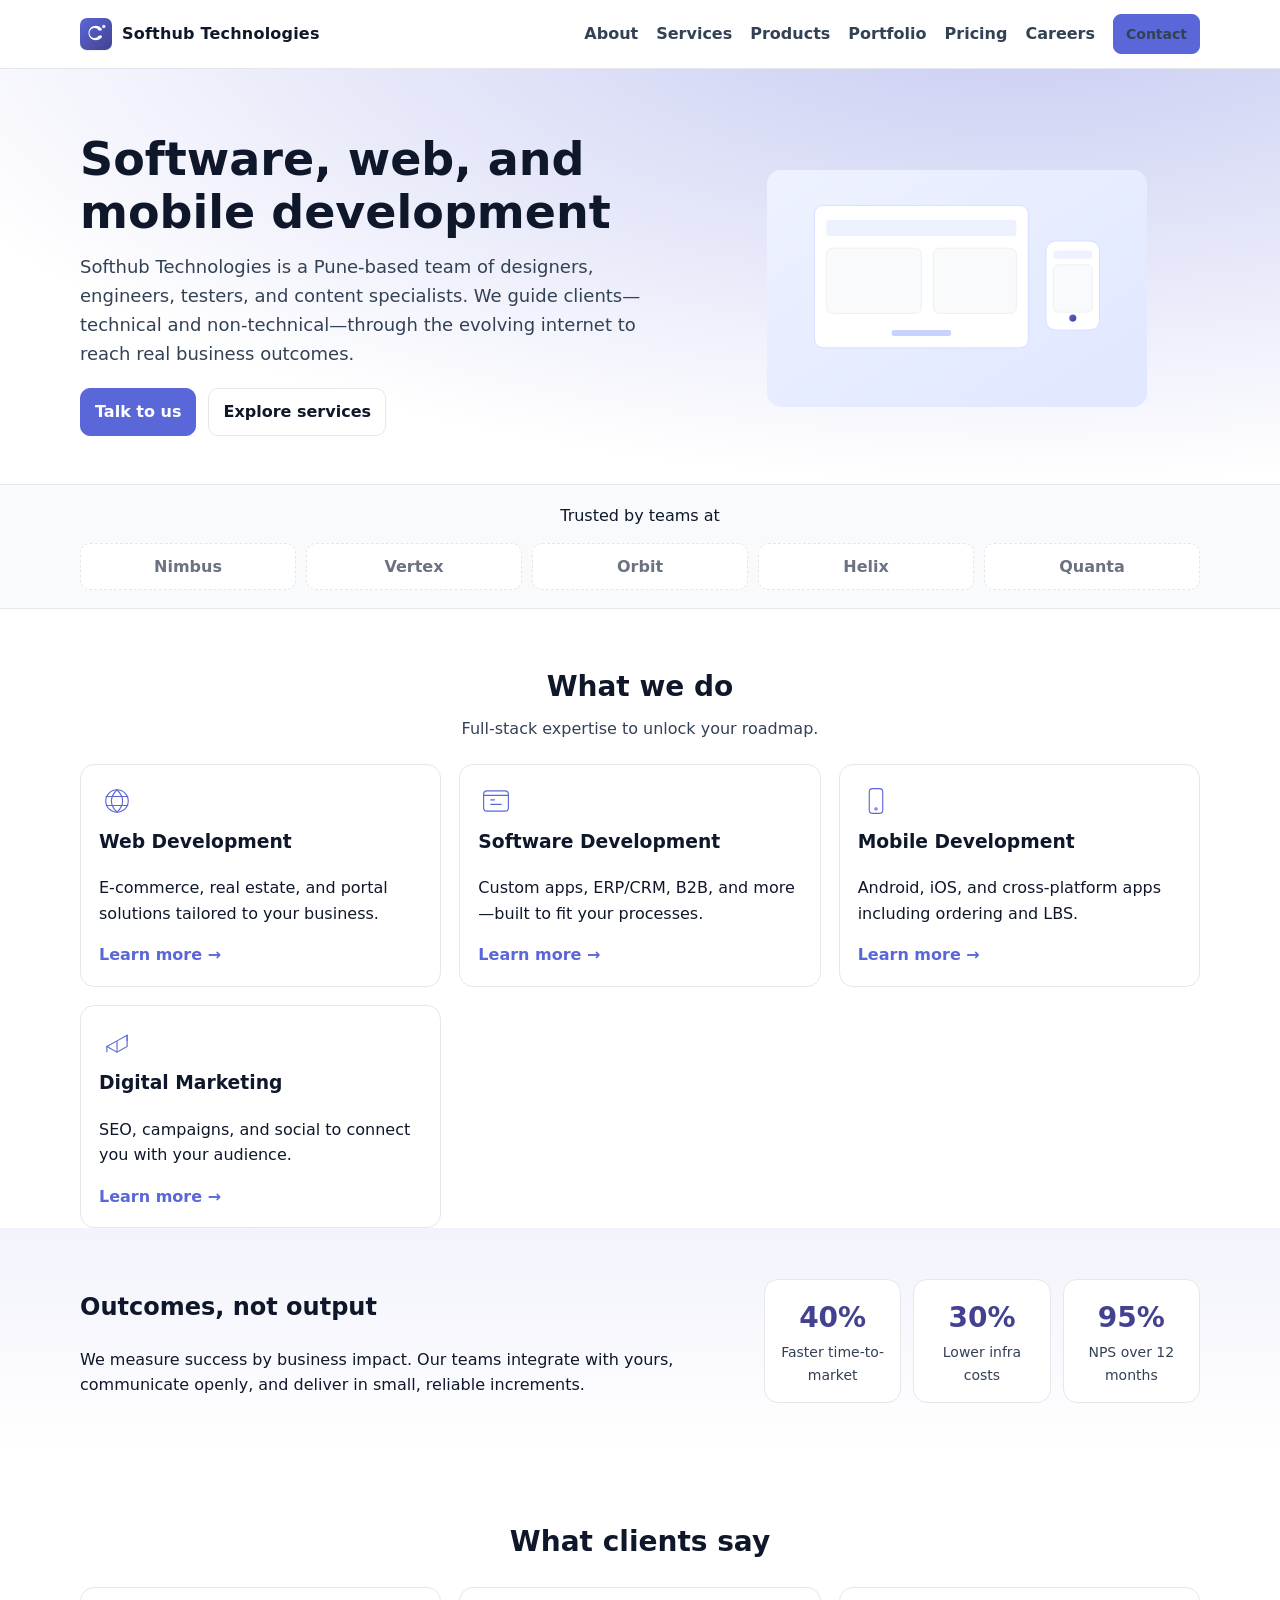
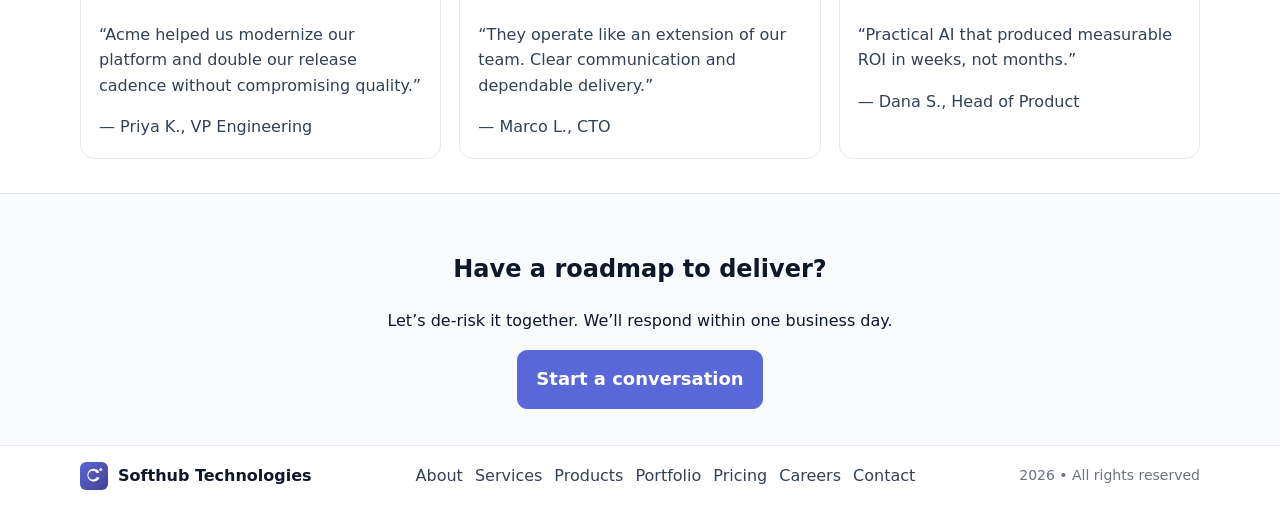
<file: website/index.html>
<!DOCTYPE html>
<html lang="en">
  <head>
    <meta charset="utf-8" />
    <meta name="viewport" content="width=device-width, initial-scale=1" />
    <title>Softhub Technologies — Build Better, Ship Faster</title>
    <meta name="description" content="Softhub Technologies helps teams design, build, and scale modern software with confidence. Services include product design, cloud, DevOps, and AI." />
    <link rel="icon" href="assets/img/logo.svg" type="image/svg+xml" />
    <link rel="preload" href="assets/css/styles.css" as="style" />
    <link rel="stylesheet" href="assets/css/styles.css" />
  </head>
  <body>
    <header class="site-header">
      <div class="container header-inner">
        <a class="brand" href="index.html" aria-label="Softhub Technologies home">
          <img src="assets/img/logo.svg" alt="Softhub Technologies logo" width="32" height="32" />
          <span>Softhub Technologies</span>
        </a>
        <button class="nav-toggle" aria-expanded="false" aria-controls="site-nav" aria-label="Toggle navigation">
          <span class="nav-toggle-bar"></span>
          <span class="nav-toggle-bar"></span>
          <span class="nav-toggle-bar"></span>
        </button>
        <nav id="site-nav" class="site-nav">
          <ul>
            <li><a href="about.html">About</a></li>
            <li><a href="services.html">Services</a></li>
            <li><a href="products.html">Products</a></li>
            <li><a href="portfolio.html">Portfolio</a></li>
            <li><a href="pricing.html">Pricing</a></li>
            <li><a href="careers.html">Careers</a></li>
            <li><a href="contact.html" class="btn btn-sm btn-primary">Contact</a></li>
          </ul>
        </nav>
      </div>
    </header>

    <main>
      <section class="hero">
        <div class="container hero-inner">
          <div class="hero-copy">
            <h1>Software, web, and mobile development</h1>
            <p>
              Softhub Technologies is a Pune-based team of designers, engineers, testers,
              and content specialists. We guide clients—technical and non-technical—through
              the evolving internet to reach real business outcomes.
            </p>
            <div class="hero-ctas">
              <a href="contact.html" class="btn btn-primary">Talk to us</a>
              <a href="services.html" class="btn btn-outline">Explore services</a>
            </div>
          </div>
          <div class="hero-media" aria-hidden="true">
            <img class="hero-illustration" src="assets/img/devices.svg" alt="" />
          </div>
        </div>
      </section>

      <section class="logos" aria-label="Customer logos">
        <div class="container logos-grid">
          <span>Trusted by teams at</span>
          <div class="logo-row">
            <div class="logo-badge">Nimbus</div>
            <div class="logo-badge">Vertex</div>
            <div class="logo-badge">Orbit</div>
            <div class="logo-badge">Helix</div>
            <div class="logo-badge">Quanta</div>
          </div>
        </div>
      </section>

      <section class="features">
        <div class="container">
          <div class="section-head">
            <h2>What we do</h2>
            <p>Full-stack expertise to unlock your roadmap.</p>
          </div>
          <div class="grid grid-3">
            <div class="card">
              <img class="icon" src="assets/img/service-web.svg" alt="" />
              <h3>Web Development</h3>
              <p>E‑commerce, real estate, and portal solutions tailored to your business.</p>
              <a class="link-arrow" href="services.html#web">Learn more</a>
            </div>
            <div class="card">
              <img class="icon" src="assets/img/service-software.svg" alt="" />
              <h3>Software Development</h3>
              <p>Custom apps, ERP/CRM, B2B, and more—built to fit your processes.</p>
              <a class="link-arrow" href="services.html#software">Learn more</a>
            </div>
            <div class="card">
              <img class="icon" src="assets/img/service-mobile.svg" alt="" />
              <h3>Mobile Development</h3>
              <p>Android, iOS, and cross‑platform apps including ordering and LBS.</p>
              <a class="link-arrow" href="services.html#mobile">Learn more</a>
            </div>
            <div class="card">
              <img class="icon" src="assets/img/service-marketing.svg" alt="" />
              <h3>Digital Marketing</h3>
              <p>SEO, campaigns, and social to connect you with your audience.</p>
              <a class="link-arrow" href="services.html#marketing">Learn more</a>
            </div>
          </div>
        </div>
      </section>

      <section class="highlight">
        <div class="container highlight-inner">
          <div>
            <h2>Outcomes, not output</h2>
            <p>
              We measure success by business impact. Our teams integrate with yours,
              communicate openly, and deliver in small, reliable increments.
            </p>
          </div>
          <div class="stat-cards">
            <div class="stat">
              <div class="stat-value">40%</div>
              <div class="stat-label">Faster time-to-market</div>
            </div>
            <div class="stat">
              <div class="stat-value">30%</div>
              <div class="stat-label">Lower infra costs</div>
            </div>
            <div class="stat">
              <div class="stat-value">95%</div>
              <div class="stat-label">NPS over 12 months</div>
            </div>
          </div>
        </div>
      </section>

      <section class="testimonials">
        <div class="container">
          <div class="section-head">
            <h2>What clients say</h2>
          </div>
          <div class="testimonial-list">
            <blockquote class="testimonial">
              <p>
                “Acme helped us modernize our platform and double our release
                cadence without compromising quality.”
              </p>
              <footer>— Priya K., VP Engineering</footer>
            </blockquote>
            <blockquote class="testimonial">
              <p>
                “They operate like an extension of our team. Clear communication
                and dependable delivery.”
              </p>
              <footer>— Marco L., CTO</footer>
            </blockquote>
            <blockquote class="testimonial">
              <p>
                “Practical AI that produced measurable ROI in weeks, not months.”
              </p>
              <footer>— Dana S., Head of Product</footer>
            </blockquote>
          </div>
        </div>
      </section>

      <section class="cta">
        <div class="container cta-inner">
          <h2>Have a roadmap to deliver?</h2>
          <p>Let’s de-risk it together. We’ll respond within one business day.</p>
          <a href="contact.html" class="btn btn-primary btn-lg">Start a conversation</a>
        </div>
      </section>
    </main>

    <footer class="site-footer">
      <div class="container footer-inner">
        <div class="footer-brand">
          <img src="assets/img/logo.svg" alt="Softhub Technologies" width="28" height="28" />
          <span>Softhub Technologies</span>
        </div>
        <nav class="footer-nav">
          <a href="about.html">About</a>
          <a href="services.html">Services</a>
          <a href="products.html">Products</a>
          <a href="portfolio.html">Portfolio</a>
          <a href="pricing.html">Pricing</a>
          <a href="careers.html">Careers</a>
          <a href="contact.html">Contact</a>
        </nav>
        <div class="footer-meta">
          <span id="year"></span> • All rights reserved
        </div>
      </div>
    </footer>

    <script src="assets/js/main.js" defer></script>
  </body>
  </html>
</file>
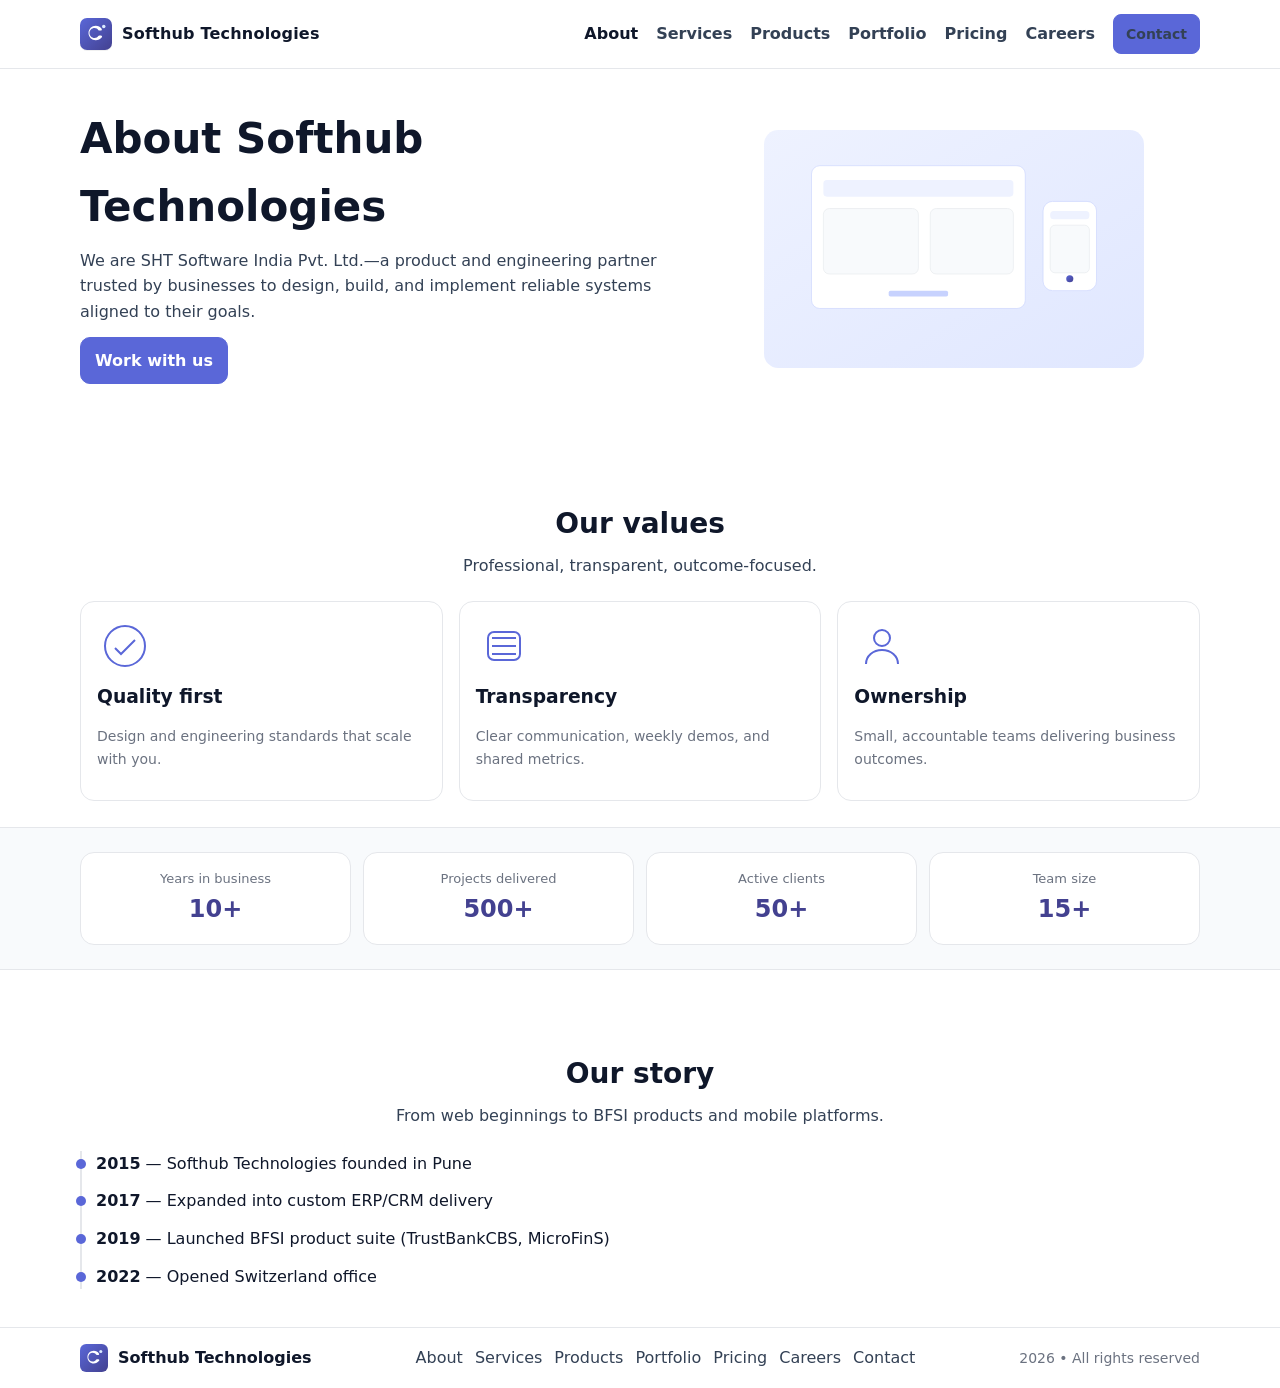
<file: website/about.html>
<!DOCTYPE html>
<html lang="en">
  <head>
    <meta charset="utf-8" />
    <meta name="viewport" content="width=device-width, initial-scale=1" />
    <title>About — Softhub Technologies</title>
    <link rel="icon" href="assets/img/logo.svg" type="image/svg+xml" />
    <link rel="stylesheet" href="assets/css/styles.css" />
  </head>
  <body>
    <header class="site-header">
      <div class="container header-inner">
        <a class="brand" href="index.html">
          <img src="assets/img/logo.svg" alt="Softhub Technologies" width="32" height="32" />
          <span>Softhub Technologies</span>
        </a>
        <button class="nav-toggle" aria-expanded="false" aria-controls="site-nav" aria-label="Toggle navigation">
          <span class="nav-toggle-bar"></span>
          <span class="nav-toggle-bar"></span>
          <span class="nav-toggle-bar"></span>
        </button>
        <nav id="site-nav" class="site-nav">
          <ul>
            <li><a href="about.html" aria-current="page">About</a></li>
            <li><a href="services.html">Services</a></li>
            <li><a href="products.html">Products</a></li>
            <li><a href="portfolio.html">Portfolio</a></li>
            <li><a href="pricing.html">Pricing</a></li>
            <li><a href="careers.html">Careers</a></li>
            <li><a href="contact.html" class="btn btn-sm btn-primary">Contact</a></li>
          </ul>
        </nav>
      </div>
    </header>
    <main>
      <section class="about-hero">
        <div class="container">
          <div>
            <h1>About Softhub Technologies</h1>
            <p>
              We are SHT Software India Pvt. Ltd.—a product and engineering partner trusted by
              businesses to design, build, and implement reliable systems aligned to their goals.
            </p>
            <a class="btn btn-primary" href="contact.html">Work with us</a>
          </div>
          <img class="hero-illustration" src="assets/img/devices.svg" alt="" />
        </div>
      </section>

      <section class="values">
        <div class="container">
          <div class="section-head">
            <h2>Our values</h2>
            <p>Professional, transparent, outcome‑focused.</p>
          </div>
          <div class="values-grid">
            <div class="value">
              <img src="assets/img/value-quality.svg" width="56" height="56" alt="" />
              <h3>Quality first</h3>
              <p class="form-help">Design and engineering standards that scale with you.</p>
            </div>
            <div class="value">
              <img src="assets/img/value-transparency.svg" width="56" height="56" alt="" />
              <h3>Transparency</h3>
              <p class="form-help">Clear communication, weekly demos, and shared metrics.</p>
            </div>
            <div class="value">
              <img src="assets/img/value-ownership.svg" width="56" height="56" alt="" />
              <h3>Ownership</h3>
              <p class="form-help">Small, accountable teams delivering business outcomes.</p>
            </div>
          </div>
        </div>
      </section>

      <section class="stats">
        <div class="container stats-grid">
          <div class="stat-kv"><div class="k">Years in business</div><div class="v">10+</div></div>
          <div class="stat-kv"><div class="k">Projects delivered</div><div class="v">500+</div></div>
          <div class="stat-kv"><div class="k">Active clients</div><div class="v">50+</div></div>
          <div class="stat-kv"><div class="k">Team size</div><div class="v">15+</div></div>
        </div>
      </section>

      <section class="timeline">
        <div class="container">
          <div class="section-head">
            <h2>Our story</h2>
            <p>From web beginnings to BFSI products and mobile platforms.</p>
          </div>
          <ul>
            <li><strong>2015</strong> — Softhub Technologies founded in Pune</li>
            <li><strong>2017</strong> — Expanded into custom ERP/CRM delivery</li>
            <li><strong>2019</strong> — Launched BFSI product suite (TrustBankCBS, MicroFinS)</li>
            <li><strong>2022</strong> — Opened Switzerland office</li>
          </ul>
        </div>
      </section>
    </main>
    <footer class="site-footer">
      <div class="container footer-inner">
        <div class="footer-brand">
          <img src="assets/img/logo.svg" alt="Softhub Technologies" width="28" height="28" />
          <span>Softhub Technologies</span>
        </div>
        <nav class="footer-nav">
          <a href="about.html">About</a>
          <a href="services.html">Services</a>
          <a href="products.html">Products</a>
          <a href="portfolio.html">Portfolio</a>
          <a href="pricing.html">Pricing</a>
          <a href="careers.html">Careers</a>
          <a href="contact.html">Contact</a>
        </nav>
        <div class="footer-meta">
          <span id="year"></span> • All rights reserved
        </div>
      </div>
    </footer>
    <script src="assets/js/main.js" defer></script>
  </body>
  </html>
</file>
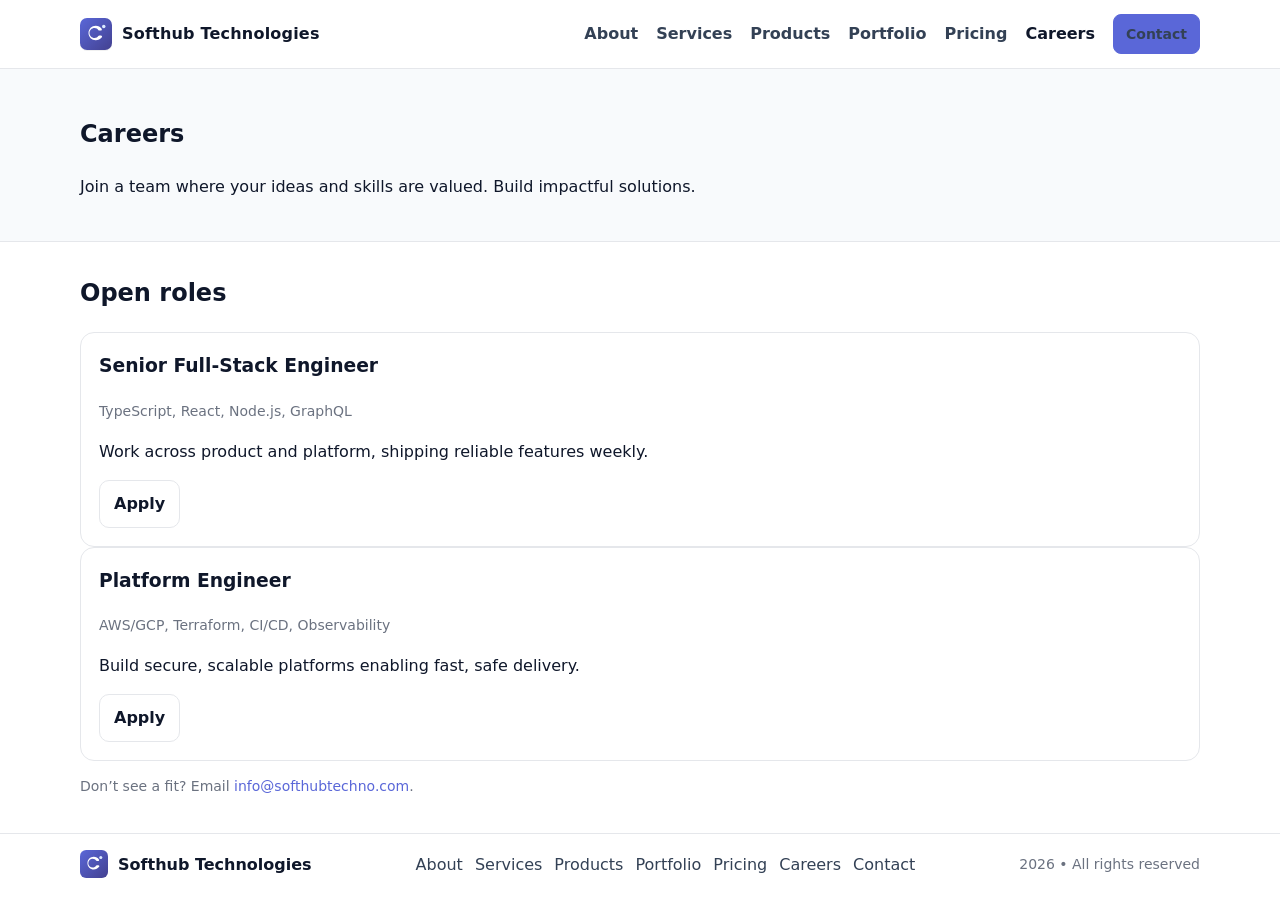
<file: website/careers.html>
<!DOCTYPE html>
<html lang="en">
  <head>
    <meta charset="utf-8" />
    <meta name="viewport" content="width=device-width, initial-scale=1" />
    <title>Careers — Softhub Technologies</title>
    <link rel="icon" href="assets/img/logo.svg" type="image/svg+xml" />
    <link rel="stylesheet" href="assets/css/styles.css" />
  </head>
  <body>
    <header class="site-header">
      <div class="container header-inner">
        <a class="brand" href="index.html">
          <img src="assets/img/logo.svg" alt="Softhub Technologies" width="32" height="32" />
          <span>Softhub Technologies</span>
        </a>
        <button class="nav-toggle" aria-expanded="false" aria-controls="site-nav" aria-label="Toggle navigation">
          <span class="nav-toggle-bar"></span>
          <span class="nav-toggle-bar"></span>
          <span class="nav-toggle-bar"></span>
        </button>
        <nav id="site-nav" class="site-nav">
          <ul>
            <li><a href="about.html">About</a></li>
            <li><a href="services.html">Services</a></li>
            <li><a href="products.html">Products</a></li>
            <li><a href="portfolio.html">Portfolio</a></li>
            <li><a href="pricing.html">Pricing</a></li>
            <li><a href="careers.html" aria-current="page">Careers</a></li>
            <li><a href="contact.html" class="btn btn-sm btn-primary">Contact</a></li>
          </ul>
        </nav>
      </div>
    </header>
    <main>
      <section class="page-hero">
        <div class="container">
          <h1>Careers</h1>
          <p>Join a team where your ideas and skills are valued. Build impactful solutions.</p>
        </div>
      </section>
      <section class="content">
        <div class="container prose">
          <h2>Open roles</h2>
          <div class="card">
            <h3>Senior Full-Stack Engineer</h3>
            <p class="form-help">TypeScript, React, Node.js, GraphQL</p>
            <p>Work across product and platform, shipping reliable features weekly.</p>
            <a class="btn btn-outline" href="mailto:info@softhubtechno.com?subject=Senior%20Full-Stack%20Engineer">Apply</a>
          </div>
          <div class="card">
            <h3>Platform Engineer</h3>
            <p class="form-help">AWS/GCP, Terraform, CI/CD, Observability</p>
            <p>Build secure, scalable platforms enabling fast, safe delivery.</p>
            <a class="btn btn-outline" href="mailto:info@softhubtechno.com?subject=Platform%20Engineer">Apply</a>
          </div>
          <p class="form-help">Don’t see a fit? Email <a href="mailto:info@softhubtechno.com">info@softhubtechno.com</a>.</p>
        </div>
      </section>
    </main>
    <footer class="site-footer">
      <div class="container footer-inner">
        <div class="footer-brand">
          <img src="assets/img/logo.svg" alt="Softhub Technologies" width="28" height="28" />
          <span>Softhub Technologies</span>
        </div>
        <nav class="footer-nav">
          <a href="about.html">About</a>
          <a href="services.html">Services</a>
          <a href="products.html">Products</a>
          <a href="portfolio.html">Portfolio</a>
          <a href="pricing.html">Pricing</a>
          <a href="careers.html">Careers</a>
          <a href="contact.html">Contact</a>
        </nav>
        <div class="footer-meta">
          <span id="year"></span> • All rights reserved
        </div>
      </div>
    </footer>
    <script src="assets/js/main.js" defer></script>
  </body>
  </html>
</file>
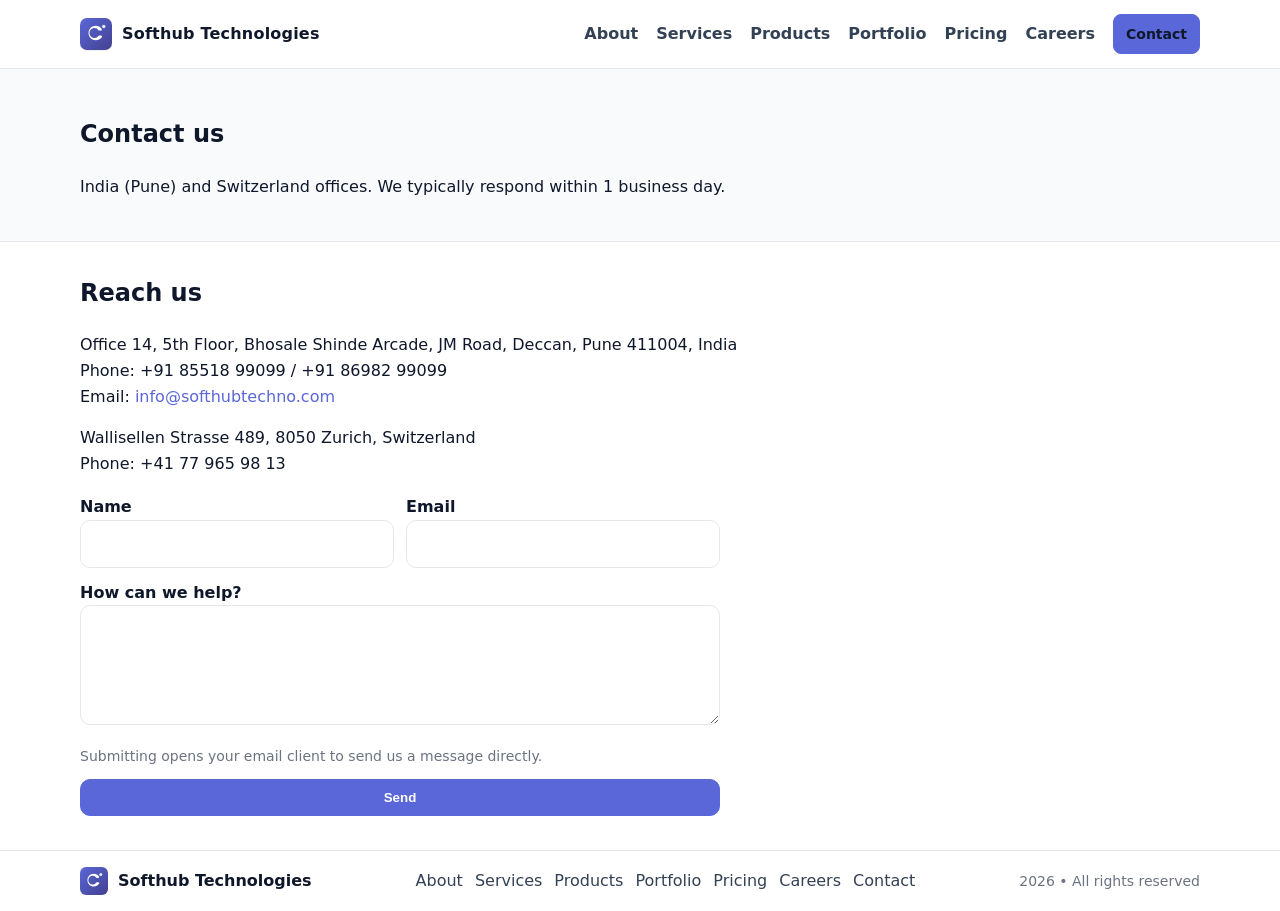
<file: website/contact.html>
<!DOCTYPE html>
<html lang="en">
  <head>
    <meta charset="utf-8" />
    <meta name="viewport" content="width=device-width, initial-scale=1" />
    <title>Contact — Softhub Technologies</title>
    <link rel="icon" href="assets/img/logo.svg" type="image/svg+xml" />
    <link rel="stylesheet" href="assets/css/styles.css" />
  </head>
  <body>
    <header class="site-header">
      <div class="container header-inner">
        <a class="brand" href="index.html">
          <img src="assets/img/logo.svg" alt="Softhub Technologies" width="32" height="32" />
          <span>Softhub Technologies</span>
        </a>
        <button class="nav-toggle" aria-expanded="false" aria-controls="site-nav" aria-label="Toggle navigation">
          <span class="nav-toggle-bar"></span>
          <span class="nav-toggle-bar"></span>
          <span class="nav-toggle-bar"></span>
        </button>
        <nav id="site-nav" class="site-nav">
          <ul>
            <li><a href="about.html">About</a></li>
            <li><a href="services.html">Services</a></li>
            <li><a href="products.html">Products</a></li>
            <li><a href="portfolio.html">Portfolio</a></li>
            <li><a href="pricing.html">Pricing</a></li>
            <li><a href="careers.html">Careers</a></li>
            <li><a href="contact.html" class="btn btn-sm btn-primary" aria-current="page">Contact</a></li>
          </ul>
        </nav>
      </div>
    </header>
    <main>
      <section class="page-hero">
        <div class="container">
          <h1>Contact us</h1>
          <p>India (Pune) and Switzerland offices. We typically respond within 1 business day.</p>
        </div>
      </section>
      <section class="content">
        <div class="container">
          <div class="prose" style="margin-bottom:18px">
            <h2>Reach us</h2>
            <p>
              Office 14, 5th Floor, Bhosale Shinde Arcade, JM Road, Deccan, Pune 411004, India<br/>
              Phone: +91 85518 99099 / +91 86982 99099<br/>
              Email: <a href="mailto:info@softhubtechno.com">info@softhubtechno.com</a>
            </p>
            <p>
              Wallisellen Strasse 489, 8050 Zurich, Switzerland<br/>
              Phone: +41 77 965 98 13
            </p>
          </div>
          <form id="contact-form">
            <div class="form-row">
              <div>
                <label for="name">Name</label>
                <input id="name" name="name" type="text" required />
              </div>
              <div>
                <label for="email">Email</label>
                <input id="email" name="email" type="email" required />
              </div>
            </div>
            <div>
              <label for="message">How can we help?</label>
              <textarea id="message" name="message" required></textarea>
            </div>
            <div class="form-help">Submitting opens your email client to send us a message directly.</div>
            <button class="btn btn-primary" type="submit">Send</button>
            <div id="contact-success" class="form-success" aria-live="polite"></div>
          </form>
        </div>
      </section>
    </main>
    <footer class="site-footer">
      <div class="container footer-inner">
        <div class="footer-brand">
          <img src="assets/img/logo.svg" alt="Softhub Technologies" width="28" height="28" />
          <span>Softhub Technologies</span>
        </div>
        <nav class="footer-nav">
          <a href="about.html">About</a>
          <a href="services.html">Services</a>
          <a href="products.html">Products</a>
          <a href="portfolio.html">Portfolio</a>
          <a href="pricing.html">Pricing</a>
          <a href="careers.html">Careers</a>
          <a href="contact.html">Contact</a>
        </nav>
        <div class="footer-meta">
          <span id="year"></span> • All rights reserved
        </div>
      </div>
    </footer>
    <script src="assets/js/main.js" defer></script>
  </body>
  </html>
</file>
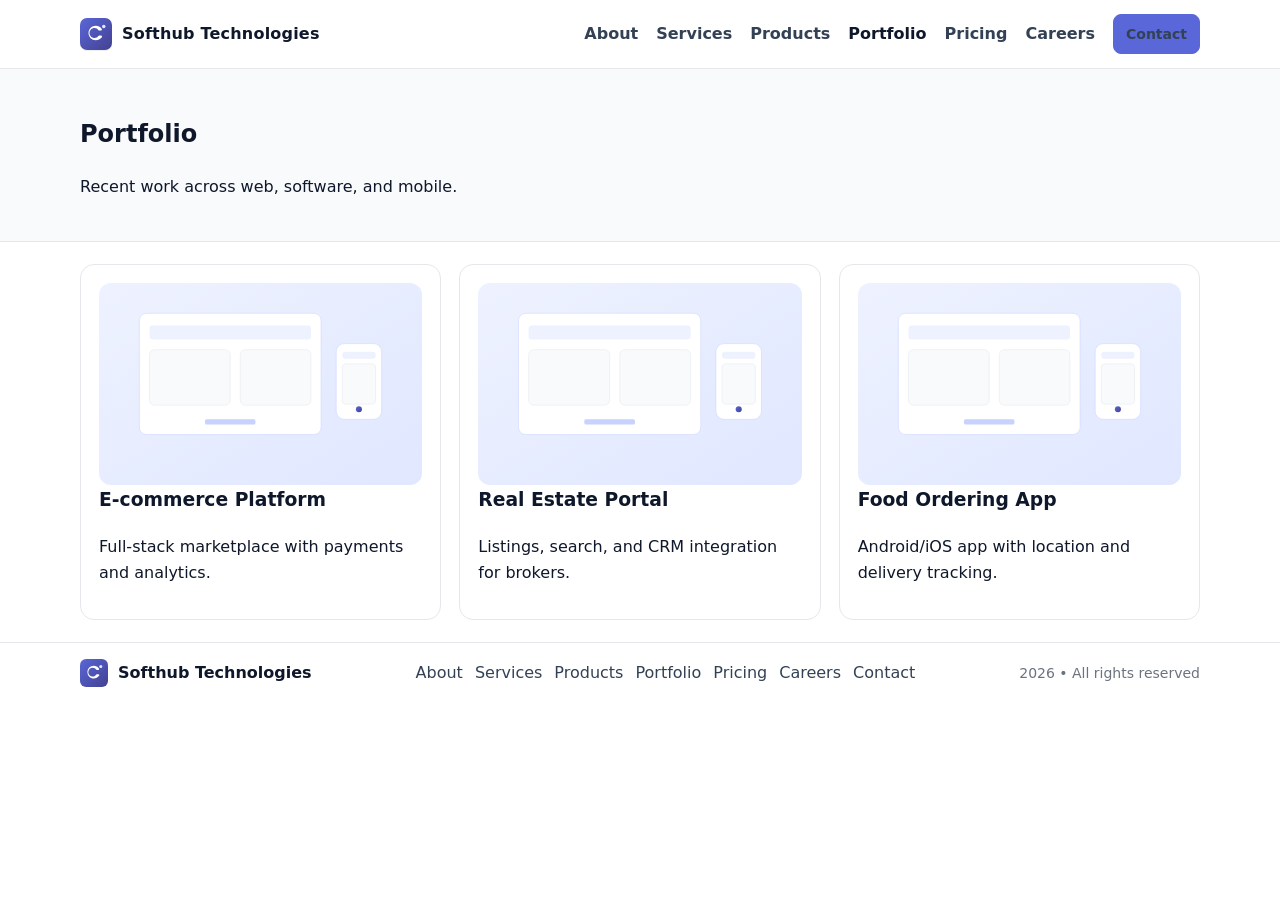
<file: website/portfolio.html>
<!DOCTYPE html>
<html lang="en">
  <head>
    <meta charset="utf-8" />
    <meta name="viewport" content="width=device-width, initial-scale=1" />
    <title>Portfolio — Softhub Technologies</title>
    <link rel="icon" href="assets/img/logo.svg" type="image/svg+xml" />
    <link rel="stylesheet" href="assets/css/styles.css" />
  </head>
  <body>
    <header class="site-header">
      <div class="container header-inner">
        <a class="brand" href="index.html">
          <img src="assets/img/logo.svg" alt="Softhub Technologies" width="32" height="32" />
          <span>Softhub Technologies</span>
        </a>
        <button class="nav-toggle" aria-expanded="false" aria-controls="site-nav" aria-label="Toggle navigation">
          <span class="nav-toggle-bar"></span>
          <span class="nav-toggle-bar"></span>
          <span class="nav-toggle-bar"></span>
        </button>
        <nav id="site-nav" class="site-nav">
          <ul>
            <li><a href="about.html">About</a></li>
            <li><a href="services.html">Services</a></li>
            <li><a href="products.html">Products</a></li>
            <li><a href="portfolio.html" aria-current="page">Portfolio</a></li>
            <li><a href="pricing.html">Pricing</a></li>
            <li><a href="careers.html">Careers</a></li>
            <li><a href="contact.html" class="btn btn-sm btn-primary">Contact</a></li>
          </ul>
        </nav>
      </div>
    </header>
    <main>
      <section class="page-hero">
        <div class="container">
          <h1>Portfolio</h1>
          <p>Recent work across web, software, and mobile.</p>
        </div>
      </section>
      <section class="content">
        <div class="container">
          <div class="grid grid-3">
            <div class="card">
              <img src="assets/img/devices.svg" alt="Project: E‑commerce" />
              <h3>E‑commerce Platform</h3>
              <p>Full‑stack marketplace with payments and analytics.</p>
            </div>
            <div class="card">
              <img src="assets/img/devices.svg" alt="Project: Real Estate" />
              <h3>Real Estate Portal</h3>
              <p>Listings, search, and CRM integration for brokers.</p>
            </div>
            <div class="card">
              <img src="assets/img/devices.svg" alt="Project: Food Ordering" />
              <h3>Food Ordering App</h3>
              <p>Android/iOS app with location and delivery tracking.</p>
            </div>
          </div>
        </div>
      </section>
    </main>
    <footer class="site-footer">
      <div class="container footer-inner">
        <div class="footer-brand">
          <img src="assets/img/logo.svg" alt="Softhub Technologies" width="28" height="28" />
          <span>Softhub Technologies</span>
        </div>
        <nav class="footer-nav">
          <a href="about.html">About</a>
          <a href="services.html">Services</a>
          <a href="products.html">Products</a>
          <a href="portfolio.html">Portfolio</a>
          <a href="pricing.html">Pricing</a>
          <a href="careers.html">Careers</a>
          <a href="contact.html">Contact</a>
        </nav>
        <div class="footer-meta">
          <span id="year"></span> • All rights reserved
        </div>
      </div>
    </footer>
    <script src="assets/js/main.js" defer></script>
  </body>
  </html>
</file>
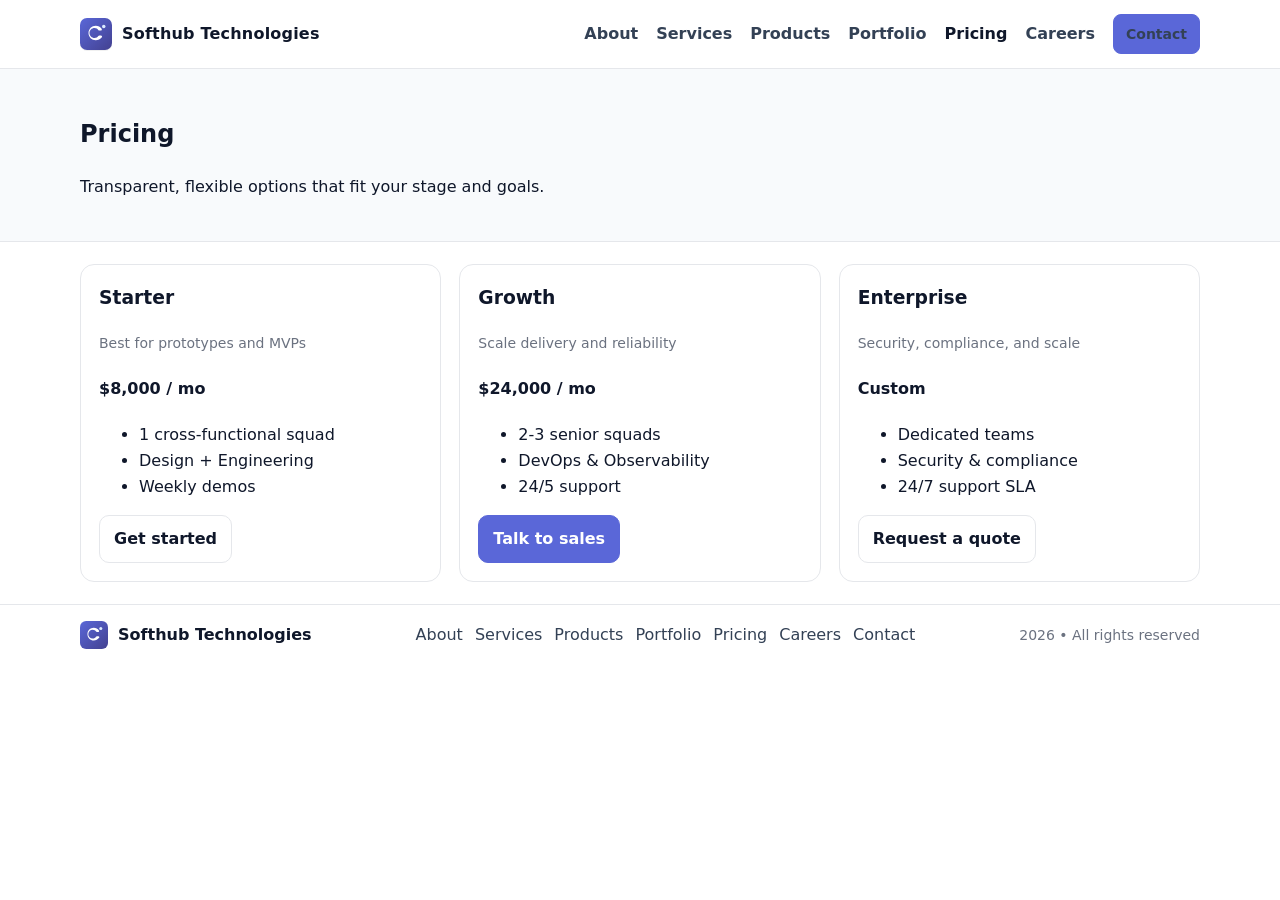
<file: website/pricing.html>
<!DOCTYPE html>
<html lang="en">
  <head>
    <meta charset="utf-8" />
    <meta name="viewport" content="width=device-width, initial-scale=1" />
    <title>Pricing — Softhub Technologies</title>
    <link rel="icon" href="assets/img/logo.svg" type="image/svg+xml" />
    <link rel="stylesheet" href="assets/css/styles.css" />
  </head>
  <body>
    <header class="site-header">
      <div class="container header-inner">
        <a class="brand" href="index.html">
          <img src="assets/img/logo.svg" alt="Softhub Technologies" width="32" height="32" />
          <span>Softhub Technologies</span>
        </a>
        <button class="nav-toggle" aria-expanded="false" aria-controls="site-nav" aria-label="Toggle navigation">
          <span class="nav-toggle-bar"></span>
          <span class="nav-toggle-bar"></span>
          <span class="nav-toggle-bar"></span>
        </button>
        <nav id="site-nav" class="site-nav">
          <ul>
            <li><a href="about.html">About</a></li>
            <li><a href="services.html">Services</a></li>
            <li><a href="products.html">Products</a></li>
            <li><a href="portfolio.html">Portfolio</a></li>
            <li><a href="pricing.html" aria-current="page">Pricing</a></li>
            <li><a href="careers.html">Careers</a></li>
            <li><a href="contact.html" class="btn btn-sm btn-primary">Contact</a></li>
          </ul>
        </nav>
      </div>
    </header>
    <main>
      <section class="page-hero">
        <div class="container">
          <h1>Pricing</h1>
          <p>Transparent, flexible options that fit your stage and goals.</p>
        </div>
      </section>
      <section class="content">
        <div class="container">
          <div class="grid grid-3">
            <div class="card">
              <h3>Starter</h3>
              <p class="form-help">Best for prototypes and MVPs</p>
              <h4>$8,000 / mo</h4>
              <ul>
                <li>1 cross-functional squad</li>
                <li>Design + Engineering</li>
                <li>Weekly demos</li>
              </ul>
              <a class="btn btn-outline" href="contact.html">Get started</a>
            </div>
            <div class="card">
              <h3>Growth</h3>
              <p class="form-help">Scale delivery and reliability</p>
              <h4>$24,000 / mo</h4>
              <ul>
                <li>2-3 senior squads</li>
                <li>DevOps & Observability</li>
                <li>24/5 support</li>
              </ul>
              <a class="btn btn-primary" href="contact.html">Talk to sales</a>
            </div>
            <div class="card">
              <h3>Enterprise</h3>
              <p class="form-help">Security, compliance, and scale</p>
              <h4>Custom</h4>
              <ul>
                <li>Dedicated teams</li>
                <li>Security & compliance</li>
                <li>24/7 support SLA</li>
              </ul>
              <a class="btn btn-outline" href="contact.html">Request a quote</a>
            </div>
          </div>
        </div>
      </section>
    </main>
    <footer class="site-footer">
      <div class="container footer-inner">
        <div class="footer-brand">
          <img src="assets/img/logo.svg" alt="Softhub Technologies" width="28" height="28" />
          <span>Softhub Technologies</span>
        </div>
        <nav class="footer-nav">
          <a href="about.html">About</a>
          <a href="services.html">Services</a>
          <a href="products.html">Products</a>
          <a href="portfolio.html">Portfolio</a>
          <a href="pricing.html">Pricing</a>
          <a href="careers.html">Careers</a>
          <a href="contact.html">Contact</a>
        </nav>
        <div class="footer-meta">
          <span id="year"></span> • All rights reserved
        </div>
      </div>
    </footer>
    <script src="assets/js/main.js" defer></script>
  </body>
  </html>
</file>
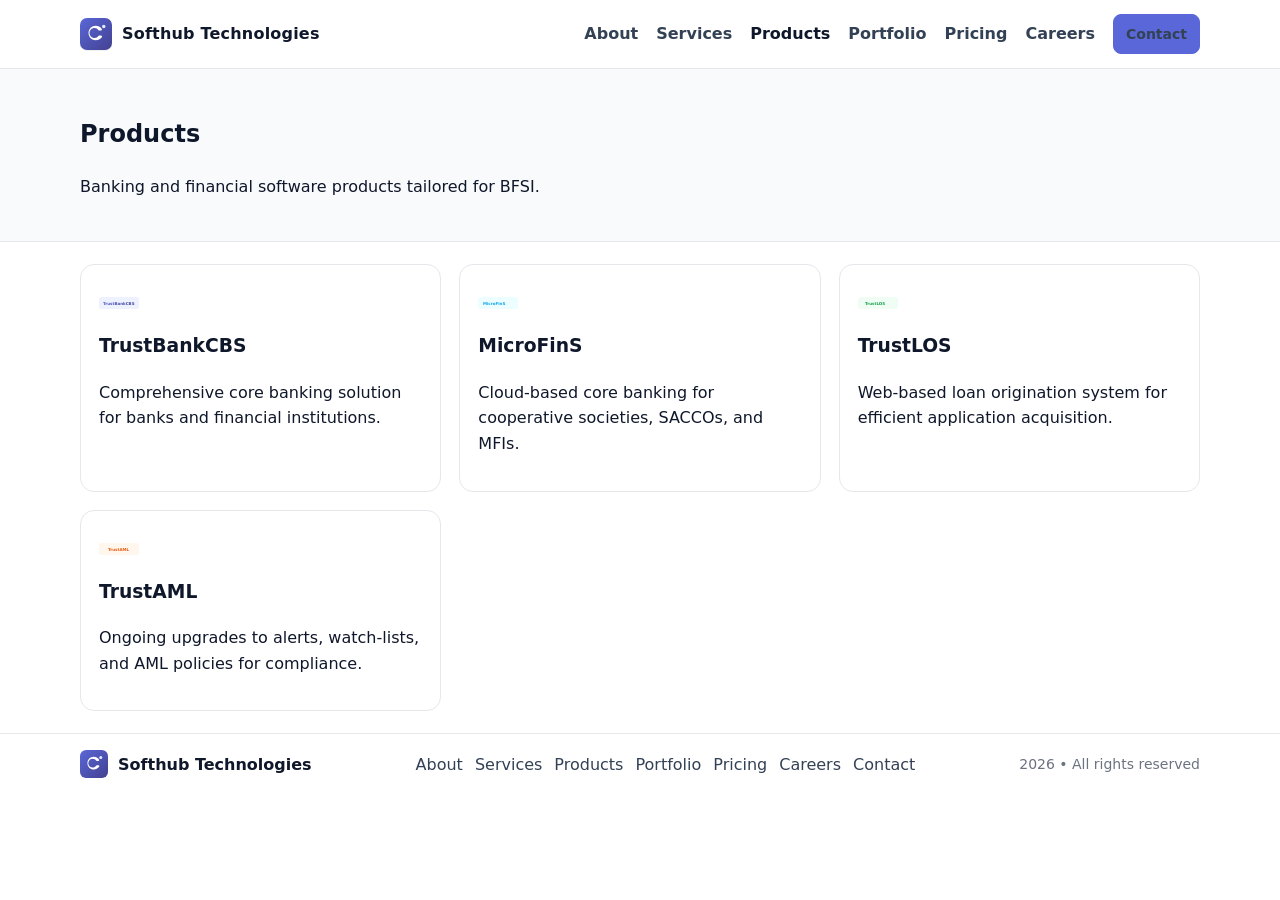
<file: website/products.html>
<!DOCTYPE html>
<html lang="en">
  <head>
    <meta charset="utf-8" />
    <meta name="viewport" content="width=device-width, initial-scale=1" />
    <title>Products — Softhub Technologies</title>
    <link rel="icon" href="assets/img/logo.svg" type="image/svg+xml" />
    <link rel="stylesheet" href="assets/css/styles.css" />
  </head>
  <body>
    <header class="site-header">
      <div class="container header-inner">
        <a class="brand" href="index.html">
          <img src="assets/img/logo.svg" alt="Softhub Technologies" width="32" height="32" />
          <span>Softhub Technologies</span>
        </a>
        <button class="nav-toggle" aria-expanded="false" aria-controls="site-nav" aria-label="Toggle navigation">
          <span class="nav-toggle-bar"></span>
          <span class="nav-toggle-bar"></span>
          <span class="nav-toggle-bar"></span>
        </button>
        <nav id="site-nav" class="site-nav">
          <ul>
            <li><a href="about.html">About</a></li>
            <li><a href="services.html">Services</a></li>
            <li><a href="products.html" aria-current="page">Products</a></li>
            <li><a href="portfolio.html">Portfolio</a></li>
            <li><a href="pricing.html">Pricing</a></li>
            <li><a href="careers.html">Careers</a></li>
            <li><a href="contact.html" class="btn btn-sm btn-primary">Contact</a></li>
          </ul>
        </nav>
      </div>
    </header>
    <main>
      <section class="page-hero">
        <div class="container">
          <h1>Products</h1>
          <p>Banking and financial software products tailored for BFSI.</p>
        </div>
      </section>
      <section class="content">
        <div class="container grid grid-3">
          <div class="card">
            <img class="product-icon" src="assets/img/logo-trustbankcbs.svg" alt="TrustBankCBS" />
            <h3>TrustBankCBS</h3>
            <p>Comprehensive core banking solution for banks and financial institutions.</p>
          </div>
          <div class="card">
            <img class="product-icon" src="assets/img/logo-microfins.svg" alt="MicroFinS" />
            <h3>MicroFinS</h3>
            <p>Cloud‑based core banking for cooperative societies, SACCOs, and MFIs.</p>
          </div>
          <div class="card">
            <img class="product-icon" src="assets/img/logo-trustlos.svg" alt="TrustLOS" />
            <h3>TrustLOS</h3>
            <p>Web‑based loan origination system for efficient application acquisition.</p>
          </div>
            <div class="card">
            <img class="product-icon" src="assets/img/logo-trustaml.svg" alt="TrustAML" />
            <h3>TrustAML</h3>
            <p>Ongoing upgrades to alerts, watch‑lists, and AML policies for compliance.</p>
          </div>
        </div>
      </section>
    </main>
    <footer class="site-footer">
      <div class="container footer-inner">
        <div class="footer-brand">
          <img src="assets/img/logo.svg" alt="Softhub Technologies" width="28" height="28" />
          <span>Softhub Technologies</span>
        </div>
        <nav class="footer-nav">
          <a href="about.html">About</a>
          <a href="services.html">Services</a>
          <a href="products.html">Products</a>
          <a href="portfolio.html">Portfolio</a>
          <a href="pricing.html">Pricing</a>
          <a href="careers.html">Careers</a>
          <a href="contact.html">Contact</a>
        </nav>
        <div class="footer-meta">
          <span id="year"></span> • All rights reserved
        </div>
      </div>
    </footer>
    <script src="assets/js/main.js" defer></script>
  </body>
  </html>
</file>
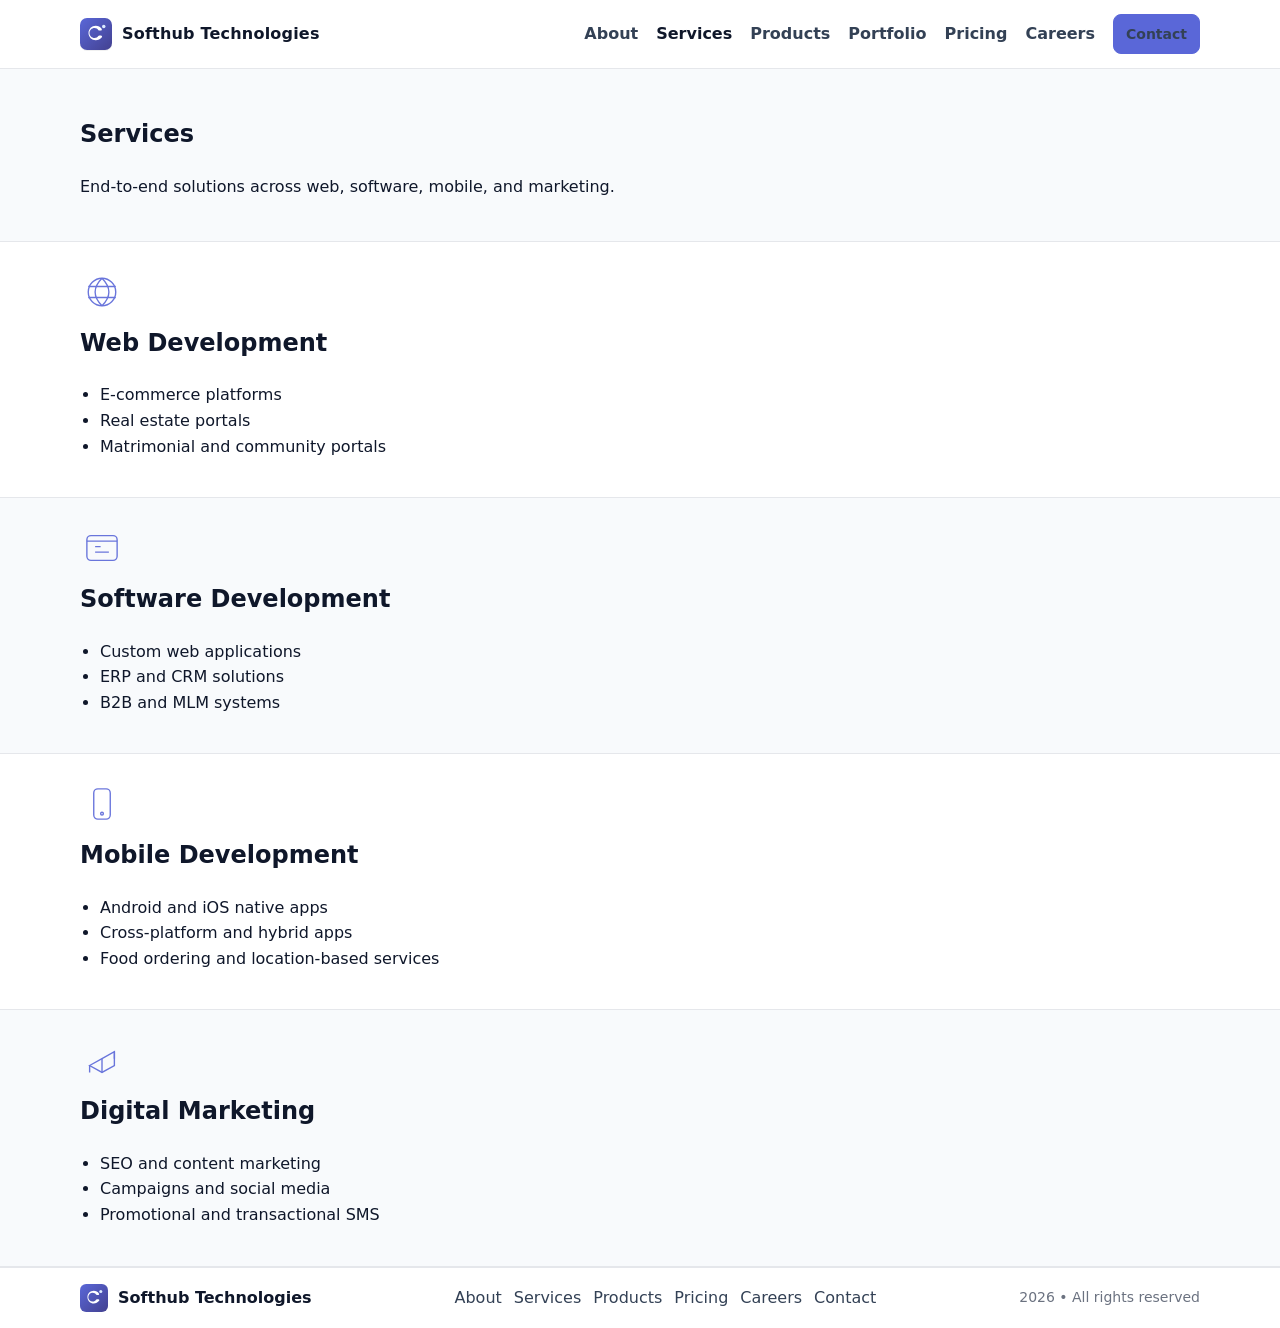
<file: website/services.html>
<!DOCTYPE html>
<html lang="en">
  <head>
    <meta charset="utf-8" />
    <meta name="viewport" content="width=device-width, initial-scale=1" />
    <title>Services — Softhub Technologies</title>
    <link rel="icon" href="assets/img/logo.svg" type="image/svg+xml" />
    <link rel="stylesheet" href="assets/css/styles.css" />
  </head>
  <body>
    <header class="site-header">
      <div class="container header-inner">
        <a class="brand" href="index.html">
          <img src="assets/img/logo.svg" alt="Softhub Technologies" width="32" height="32" />
          <span>Softhub Technologies</span>
        </a>
        <button class="nav-toggle" aria-expanded="false" aria-controls="site-nav" aria-label="Toggle navigation">
          <span class="nav-toggle-bar"></span>
          <span class="nav-toggle-bar"></span>
          <span class="nav-toggle-bar"></span>
        </button>
        <nav id="site-nav" class="site-nav">
          <ul>
            <li><a href="about.html">About</a></li>
            <li><a href="services.html" aria-current="page">Services</a></li>
            <li><a href="products.html">Products</a></li>
            <li><a href="portfolio.html">Portfolio</a></li>
            <li><a href="pricing.html">Pricing</a></li>
            <li><a href="careers.html">Careers</a></li>
            <li><a href="contact.html" class="btn btn-sm btn-primary">Contact</a></li>
          </ul>
        </nav>
      </div>
    </header>
    <main>
      <section class="page-hero">
        <div class="container">
          <h1>Services</h1>
          <p>End‑to‑end solutions across web, software, mobile, and marketing.</p>
        </div>
      </section>
      <section id="web" class="content">
        <div class="container prose">
          <img class="section-icon" src="assets/img/service-web.svg" alt="" />
          <h2>Web Development</h2>
          <ul>
            <li>E‑commerce platforms</li>
            <li>Real estate portals</li>
            <li>Matrimonial and community portals</li>
          </ul>
        </div>
      </section>
      <section id="software" class="content alt">
        <div class="container prose">
          <img class="section-icon" src="assets/img/service-software.svg" alt="" />
          <h2>Software Development</h2>
          <ul>
            <li>Custom web applications</li>
            <li>ERP and CRM solutions</li>
            <li>B2B and MLM systems</li>
          </ul>
        </div>
      </section>
      <section id="mobile" class="content">
        <div class="container prose">
          <img class="section-icon" src="assets/img/service-mobile.svg" alt="" />
          <h2>Mobile Development</h2>
          <ul>
            <li>Android and iOS native apps</li>
            <li>Cross‑platform and hybrid apps</li>
            <li>Food ordering and location‑based services</li>
          </ul>
        </div>
      </section>
      <section id="marketing" class="content alt">
        <div class="container prose">
          <img class="section-icon" src="assets/img/service-marketing.svg" alt="" />
          <h2>Digital Marketing</h2>
          <ul>
            <li>SEO and content marketing</li>
            <li>Campaigns and social media</li>
            <li>Promotional and transactional SMS</li>
          </ul>
        </div>
      </section>
    </main>
    <footer class="site-footer">
      <div class="container footer-inner">
        <div class="footer-brand">
          <img src="assets/img/logo.svg" alt="Softhub Technologies" width="28" height="28" />
          <span>Softhub Technologies</span>
        </div>
        <nav class="footer-nav">
          <a href="about.html">About</a>
          <a href="services.html">Services</a>
          <a href="products.html">Products</a>
          <a href="pricing.html">Pricing</a>
          <a href="careers.html">Careers</a>
          <a href="contact.html">Contact</a>
        </nav>
        <div class="footer-meta">
          <span id="year"></span> • All rights reserved
        </div>
      </div>
    </footer>
    <script src="assets/js/main.js" defer></script>
  </body>
  </html>
</file>
<file: website/assets/css/styles.css>
:root {
  --brand: #5a67d8;
  --brand-600: #4c51bf;
  --brand-700: #434190;
  --ink: #0f172a;
  --ink-600: #334155;
  --muted: #6b7280;
  --bg: #ffffff;
  --bg-alt: #f8fafc;
  --card: #ffffff;
  --border: #e5e7eb;
  --success: #059669;
}

* { box-sizing: border-box; }
html, body { height: 100%; }
body {
  margin: 0;
  font-family: ui-sans-serif, system-ui, -apple-system, Segoe UI, Roboto, Ubuntu, Cantarell, Noto Sans, Helvetica Neue, Arial, "Apple Color Emoji", "Segoe UI Emoji";
  color: var(--ink);
  background: var(--bg);
  line-height: 1.6;
}

img { max-width: 100%; display: block; }
a { color: var(--brand); text-decoration: none; }
a:hover { text-decoration: underline; }

.container {
  width: min(1120px, 92%);
  margin: 0 auto;
}

/* Header */
.site-header {
  position: sticky; top: 0; z-index: 20;
  background: rgba(255,255,255,0.8);
  backdrop-filter: saturate(180%) blur(12px);
  border-bottom: 1px solid var(--border);
}
.header-inner { display: flex; align-items: center; justify-content: space-between; padding: 14px 0; }
.brand { display: inline-flex; align-items: center; gap: 10px; color: inherit; font-weight: 700; letter-spacing: 0.2px; }
.brand img { filter: drop-shadow(0 1px 0 rgba(0,0,0,0.06)); }

.site-nav ul { display: flex; list-style: none; gap: 18px; padding: 0; margin: 0; align-items: center; }
.site-nav a { color: var(--ink-600); font-weight: 600; }
.site-nav a[aria-current="page"] { color: var(--ink); }

.nav-toggle { display: none; background: none; border: 0; padding: 6px; cursor: pointer; }
.nav-toggle-bar { display: block; width: 22px; height: 2px; background: var(--ink); margin: 5px 0; border-radius: 2px; }

/* Hero */
.hero { background: radial-gradient(1200px 500px at 80% -20%, rgba(90, 103, 216, 0.35), rgba(255,255,255,0)) no-repeat, var(--bg); }
.hero-inner { display: grid; grid-template-columns: 1.1fr 0.9fr; gap: 40px; padding: 64px 0 48px; align-items: center; }
.hero h1 { font-size: clamp(28px, 4vw, 46px); line-height: 1.15; margin: 0 0 14px; }
.hero p { font-size: clamp(16px, 2vw, 18px); color: var(--ink-600); margin: 0 0 20px; }
.hero-ctas { display: flex; gap: 12px; flex-wrap: wrap; }
.hero-media { display: flex; justify-content: center; }
.hero-card { background: var(--card); border: 1px solid var(--border); border-radius: 14px; padding: 18px; display: grid; gap: 12px; width: min(360px, 100%); box-shadow: 0 10px 30px rgba(17, 24, 39, 0.06); }
.kpi { display: flex; align-items: baseline; justify-content: space-between; }
.kpi-label { color: var(--muted); font-size: 14px; }
.kpi-value { font-weight: 800; font-size: 22px; }

/* Sections */
.section-head { text-align: center; margin: 56px 0 22px; }
.section-head h2 { margin: 0 0 6px; font-size: 28px; }
.section-head p { color: var(--ink-600); margin: 0; }

.logos { border-top: 1px solid var(--border); border-bottom: 1px solid var(--border); background: var(--bg-alt); }
.logos-grid { display: grid; grid-template-columns: 1fr; gap: 14px; padding: 18px 0; text-align: center; }
.logo-row { display: grid; grid-template-columns: repeat(5, 1fr); gap: 10px; }
.logo-badge { background: #fff; border: 1px dashed var(--border); border-radius: 10px; padding: 10px; color: var(--muted); font-weight: 600; }

.grid { display: grid; gap: 18px; }
.grid-3 { grid-template-columns: repeat(3, 1fr); }
.card { background: var(--card); border: 1px solid var(--border); border-radius: 14px; padding: 18px; }
.card h3 { margin-top: 0; }
.link-arrow { font-weight: 700; }
.link-arrow::after { content: " →"; }

.highlight { background: linear-gradient(180deg, rgba(90,103,216,0.08), rgba(255,255,255,0)); }
.highlight-inner { display: grid; grid-template-columns: 1.2fr 0.8fr; gap: 30px; padding: 40px 0; align-items: center; }
.stat-cards { display: grid; grid-template-columns: repeat(3, 1fr); gap: 12px; }
.stat { background: var(--card); border: 1px solid var(--border); border-radius: 14px; padding: 16px; text-align: center; }
.stat-value { font-size: 28px; font-weight: 800; color: var(--brand-700); }
.stat-label { color: var(--ink-600); font-size: 14px; }

.testimonials { padding: 10px 0 34px; }
.testimonial-list { display: grid; grid-template-columns: repeat(3, 1fr); gap: 18px; }
.testimonial { margin: 0; background: var(--card); border: 1px solid var(--border); border-radius: 14px; padding: 18px; color: var(--ink-600); }

.cta { border-top: 1px solid var(--border); background: var(--bg-alt); }
.cta-inner { text-align: center; padding: 36px 0; }

/* Page patterns */
.page-hero { background: var(--bg-alt); border-bottom: 1px solid var(--border); }
.page-hero .container { padding: 26px 0; }
.content .container { padding: 22px 0; }
.content.alt { background: var(--bg-alt); border-top: 1px solid var(--border); border-bottom: 1px solid var(--border); }
.prose h2 { margin-top: 10px; }
.prose ul { padding-left: 20px; }
.
.about-hero { background: radial-gradient(600px 300px at 90% -20%, rgba(90,103,216,0.25), transparent), var(--bg-alt); border-bottom: 1px solid var(--border); }
.about-hero .container { display: grid; grid-template-columns: 1.1fr 0.9fr; gap: 28px; align-items: center; padding: 36px 0; }
.about-hero h1 { margin: 0 0 8px; font-size: clamp(28px, 4vw, 42px); }
.about-hero p { margin: 0 0 12px; color: var(--ink-600); }

.values { padding: 26px 0; }
.values-grid { display: grid; grid-template-columns: repeat(3, 1fr); gap: 16px; }
.value { background: var(--card); border: 1px solid var(--border); border-radius: 14px; padding: 16px; }
.value h3 { margin: 8px 0 6px; }

.stats { background: var(--bg-alt); border-top: 1px solid var(--border); border-bottom: 1px solid var(--border); }
.stats-grid { display: grid; grid-template-columns: repeat(4, 1fr); gap: 12px; padding: 24px 0; text-align: center; }
.stat-kv { background: var(--card); border: 1px solid var(--border); border-radius: 14px; padding: 16px; }
.stat-kv .k { color: var(--muted); font-size: 13px; }
.stat-kv .v { font-weight: 800; font-size: 24px; color: var(--brand-700); }

.timeline { padding: 26px 0; }
.timeline ul { list-style: none; padding: 0; margin: 0; border-left: 2px solid var(--border); }
.timeline li { padding-left: 14px; margin: 12px 0; position: relative; }
.timeline li::before { content: ""; position: absolute; left: -6px; top: 8px; width: 10px; height: 10px; background: var(--brand); border-radius: 50%; }

@media (max-width: 900px) {
  .about-hero .container { grid-template-columns: 1fr; }
  .values-grid { grid-template-columns: 1fr; }
  .stats-grid { grid-template-columns: repeat(2, 1fr); }
}

/* Imagery */
.card .icon { width: 36px; height: 36px; margin-bottom: 8px; }
.section-icon { width: 44px; height: 44px; margin: 6px 0 8px; opacity: 0.9; }
.product-icon { width: 40px; height: 40px; margin-bottom: 8px; }
.hero-illustration { max-width: 380px; width: 100%; margin: 8px auto 0; display: block; }

/* Footer */
.site-footer { border-top: 1px solid var(--border); background: #fff; }
.footer-inner { display: grid; grid-template-columns: auto 1fr auto; gap: 16px; align-items: center; padding: 16px 0; }
.footer-brand { display: inline-flex; align-items: center; gap: 10px; font-weight: 700; }
.footer-nav { display: flex; gap: 12px; justify-content: center; }
.footer-nav a { color: var(--ink-600); }
.footer-meta { color: var(--muted); font-size: 14px; }

/* Buttons */
.btn { display: inline-flex; align-items: center; justify-content: center; gap: 8px; font-weight: 700; border-radius: 10px; padding: 10px 14px; border: 1px solid transparent; text-decoration: none; }
.btn-sm { padding: 8px 12px; border-radius: 8px; font-size: 14px; }
.btn-lg { padding: 14px 18px; font-size: 18px; }
.btn-primary { background: var(--brand); color: white; border-color: var(--brand); }
.btn-primary:hover { background: var(--brand-600); }
.btn-outline { background: white; color: var(--ink); border-color: var(--border); }
.btn-outline:hover { border-color: var(--ink-600); }

/* Forms */
form { display: grid; gap: 12px; width: min(640px, 100%); }
label { font-weight: 600; }
input[type="text"], input[type="email"], textarea { width: 100%; padding: 10px 12px; border: 1px solid var(--border); border-radius: 10px; font: inherit; }
textarea { min-height: 120px; resize: vertical; }
.form-row { display: grid; grid-template-columns: 1fr 1fr; gap: 12px; }
.form-help { color: var(--muted); font-size: 14px; }
.form-success { color: var(--success); font-weight: 700; }

/* Responsive */
@media (max-width: 900px) {
  .hero-inner { grid-template-columns: 1fr; padding-top: 40px; }
  .highlight-inner { grid-template-columns: 1fr; }
  .stat-cards { grid-template-columns: repeat(3, minmax(0, 1fr)); }
}

@media (max-width: 720px) {
  .grid-3 { grid-template-columns: 1fr; }
  .testimonial-list { grid-template-columns: 1fr; }
  .logo-row { grid-template-columns: repeat(3, 1fr); }
  .footer-inner { grid-template-columns: 1fr; text-align: center; }
  .site-nav { display: none; position: absolute; inset: 56px 0 auto 0; background: #fff; border-bottom: 1px solid var(--border); }
  .site-nav.open { display: block; }
  .site-nav ul { flex-direction: column; align-items: stretch; padding: 10px; }
  .nav-toggle { display: inline-block; }
}
</file>
